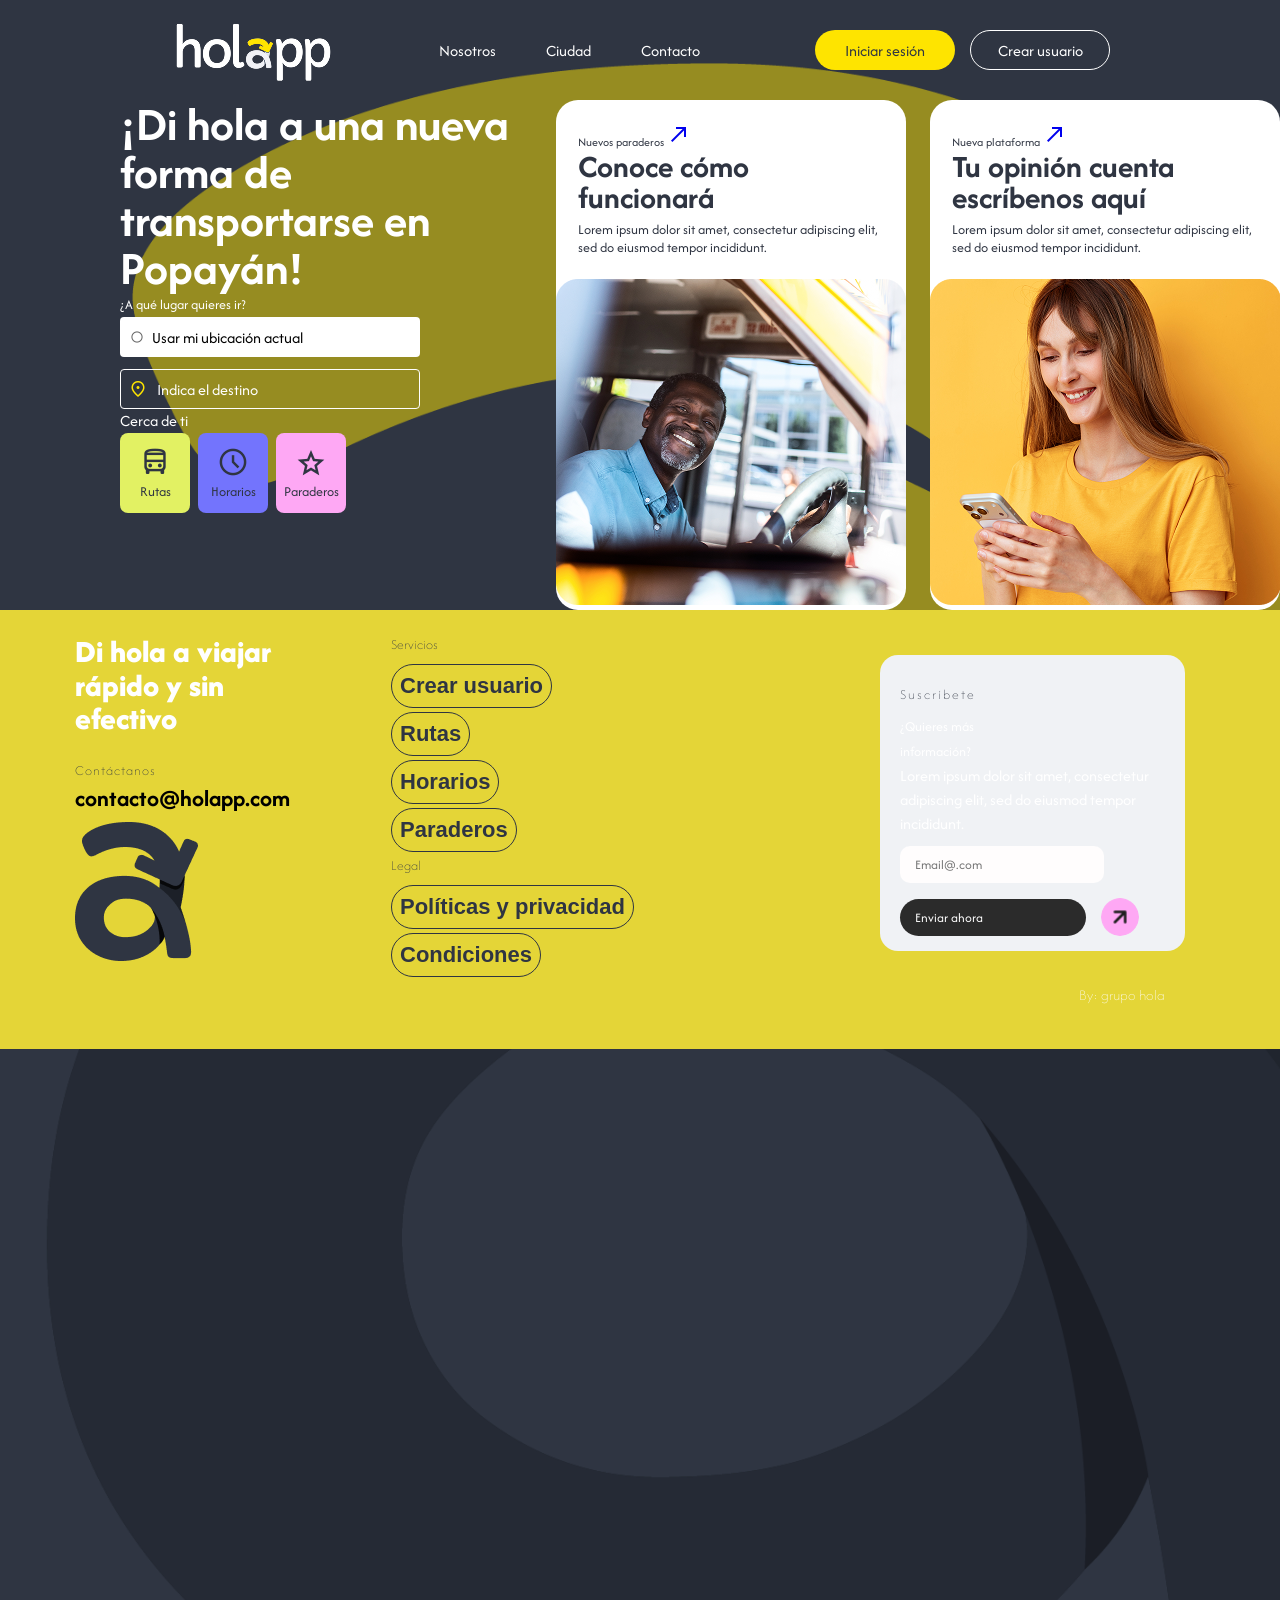
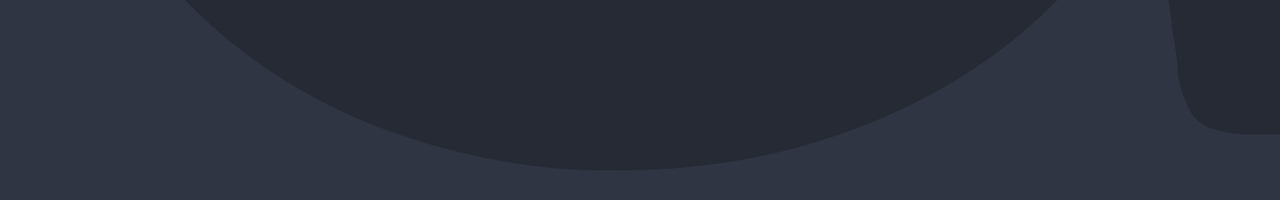
<file: index.html>
<!DOCTYPE html>
<html lang="es">
  <head>
    <meta charset="UTF-8" />
    <meta name="viewport" content="width=device-width, initial-scale=1.0" />
    <link rel="preconnect" href="https://fonts.googleapis.com" />
    <link rel="preconnect" href="https://fonts.gstatic.com" crossorigin />
    <link
      href="https://fonts.googleapis.com/css2?family=Afacad+Flux:wght@100..1000&family=Inter:ital,opsz,wght@0,14..32,100..900;1,14..32,100..900&family=Ubuntu:ital,wght@0,300;0,400;0,500;0,700;1,300;1,400;1,500;1,700&family=Work+Sans:ital,wght@0,100..900;1,100..900&display=swap"
      rel="stylesheet"
    />
    <link rel="stylesheet" href="https://fonts.googleapis.com/css2?family=Material+Symbols+Outlined:opsz,wght,FILL,GRAD@24,400,1,0" />
    <link rel="stylesheet" href="styles.css" />
    <title>Holapp</title>

  </head>
  <body>

    <!-- Encabezado -->

 <header>
    
    <!-- Logotipo holapp -->
      <div class="logo-container">
        <img src="imagenes/holaa 1.png" alt="logotipo" />
      </div>

      <!-- Navegación -->
      <nav>
        <a class="nav-link" href="#">Nosotros</a>
        <a class="nav-link" href="#">Ciudad</a>
        <a class="nav-link" href="#">Contacto</a>
      </nav>

      <!-- Botones de acción -->
      <div class="acciones-header">
        <a href="iniciar_sesion.html" class="btn-iniciar">Iniciar sesión</a>
        <a href="#" class="btn-crear">Crear usuario</a>
      </div>
    </header>  

 
<main>
 <div class="dashboard-grid">

  <!-- Búsqueda y accesos -->
  <div class="columna-busqueda">
    <h1>¡Di hola a una nueva forma de transportarse en Popayán!</h1>
    <h2>¿A qué lugar quieres ir?</h2>

    <div class="search-group">
      <!-- Input ubicación -->
      <div class="input-box light">
        <span class="material-symbols-outlined icon">circle</span>
        <input type="text" value="Usar mi ubicación actual" readonly>
      </div>

      <!-- input destino -->
      <form class="input-destination-container">
        <div class="input-wrapper">
          <span class="material-symbols-outlined icon-yellow">location_on</span>
          <input type="text" class="input-destination" placeholder="Indica el destino">
          
        </div>
      </form>
    </div>  
    

    <!-- Accesos cerca de ti -->
    <p class="quick-access-title">Cerca de ti</p>
    
    <!-- icono bus -->
    <div class="quick-access">
      <div class="action-card card-rutas">
            <span class="material-symbols-outlined">directions_bus</span>
            <span>Rutas</span>
      </div>

    <!--icono horarios-->  
      <div class="action-card card-horarios">
            <span class="material-symbols-outlined">schedule</span>
            <span>Horarios</span>
      </div>

    <!--icono paraderos-->
      <div class="action-card card-paraderos">
            <span class="material-symbols-outlined">star</span>
            <span>Paraderos</span>
      </div>
    </div>
  </div>


  <!-- Columna 2 tarjeta paraderos -->
  <div class="columna-tarjeta">
    <div class="info-card">
      <div class="card-content">
        <span class="card-badge">Nuevos paraderos</span>
        <a href="#" class="btn-arrow-top">
          <span class="material-symbols-outlined icon-arrow">north_east</span>
        </a>
        <h3>Conoce cómo funcionará</h3>
        <p class="parrafo">Lorem ipsum dolor sit amet, consectetur adipiscing elit, sed do eiusmod tempor incididunt.</p>
      </div>
      <div class="card-image">
        <img src="imagenes/conductor.png" alt="Conductor">
      </div>
    </div>
  </div>


<!-- Columna 3 tarjeta plataforma -->
  <div class="columna-tarjeta">
    <div class="info-card">
      <div class="card-content">
        <span class="card-badge">Nueva plataforma</span>
        <a href="#" class="btn-arrow-top">
          <span class="material-symbols-outlined icon-arrow">north_east</span>
        </a>
        <h3>Tu opinión cuenta escríbenos aquí</h3>
        <p class="parrafo">Lorem ipsum dolor sit amet, consectetur adipiscing elit, sed do eiusmod tempor incididunt.</p>
      </div>
      <div class="card-image">
        <img src="imagenes/persona.png" alt="Usuario movil">
      </div>
    </div>
  </div>

</div>
</main>

<footer>
    <div class="izquierda">

  <!-- parte izquierda -->
    <h1>Di hola a viajar<br>rápido y sin<br>efectivo</h1>
    <h6 class="contac">Contáctanos</h6>
    <h4>contacto@holapp.com</h4>
    <img src="./imagenes/logo.png" class="logo">
    </div>
 
     <!-- Botones de la columna del centro -->
<div class="centro">

    <h6>Servicios</h6>
    <button class="prim">Crear usuario</button>
    <button class="prim">Rutas</button>
    <button class="prim">Horarios</button>
    <button class="prim">Paraderos</button>

    <h6>Legal</h6>
    <button class="prim">Políticas y privacidad</button>
    <button class="prim">Condiciones</button>

  </div>

  <!-- parte de la tarjeta derecha -->
   <div class="derecha">
  <section>
      <h6 class="susc">Suscríbete</h6>
      <h2>¿Quieres más<br>información?</h2>
      <p>Lorem ipsum dolor sit amet, consectetur adipiscing elit, sed do eiusmod tempor incididunt.</p>
      
        
      <input type="email" class="envia" placeholder="Email@.com">
      
      <div class="parte-env">
      <button class="enviar">Enviar ahora</button>

    <img src="./imagenes/icono.png" class="icono">
      </div>
  </section>
    <p class="by">By: grupo hola</p>
    </div>
  </div>
</footer>
</body>
</html>
</file>
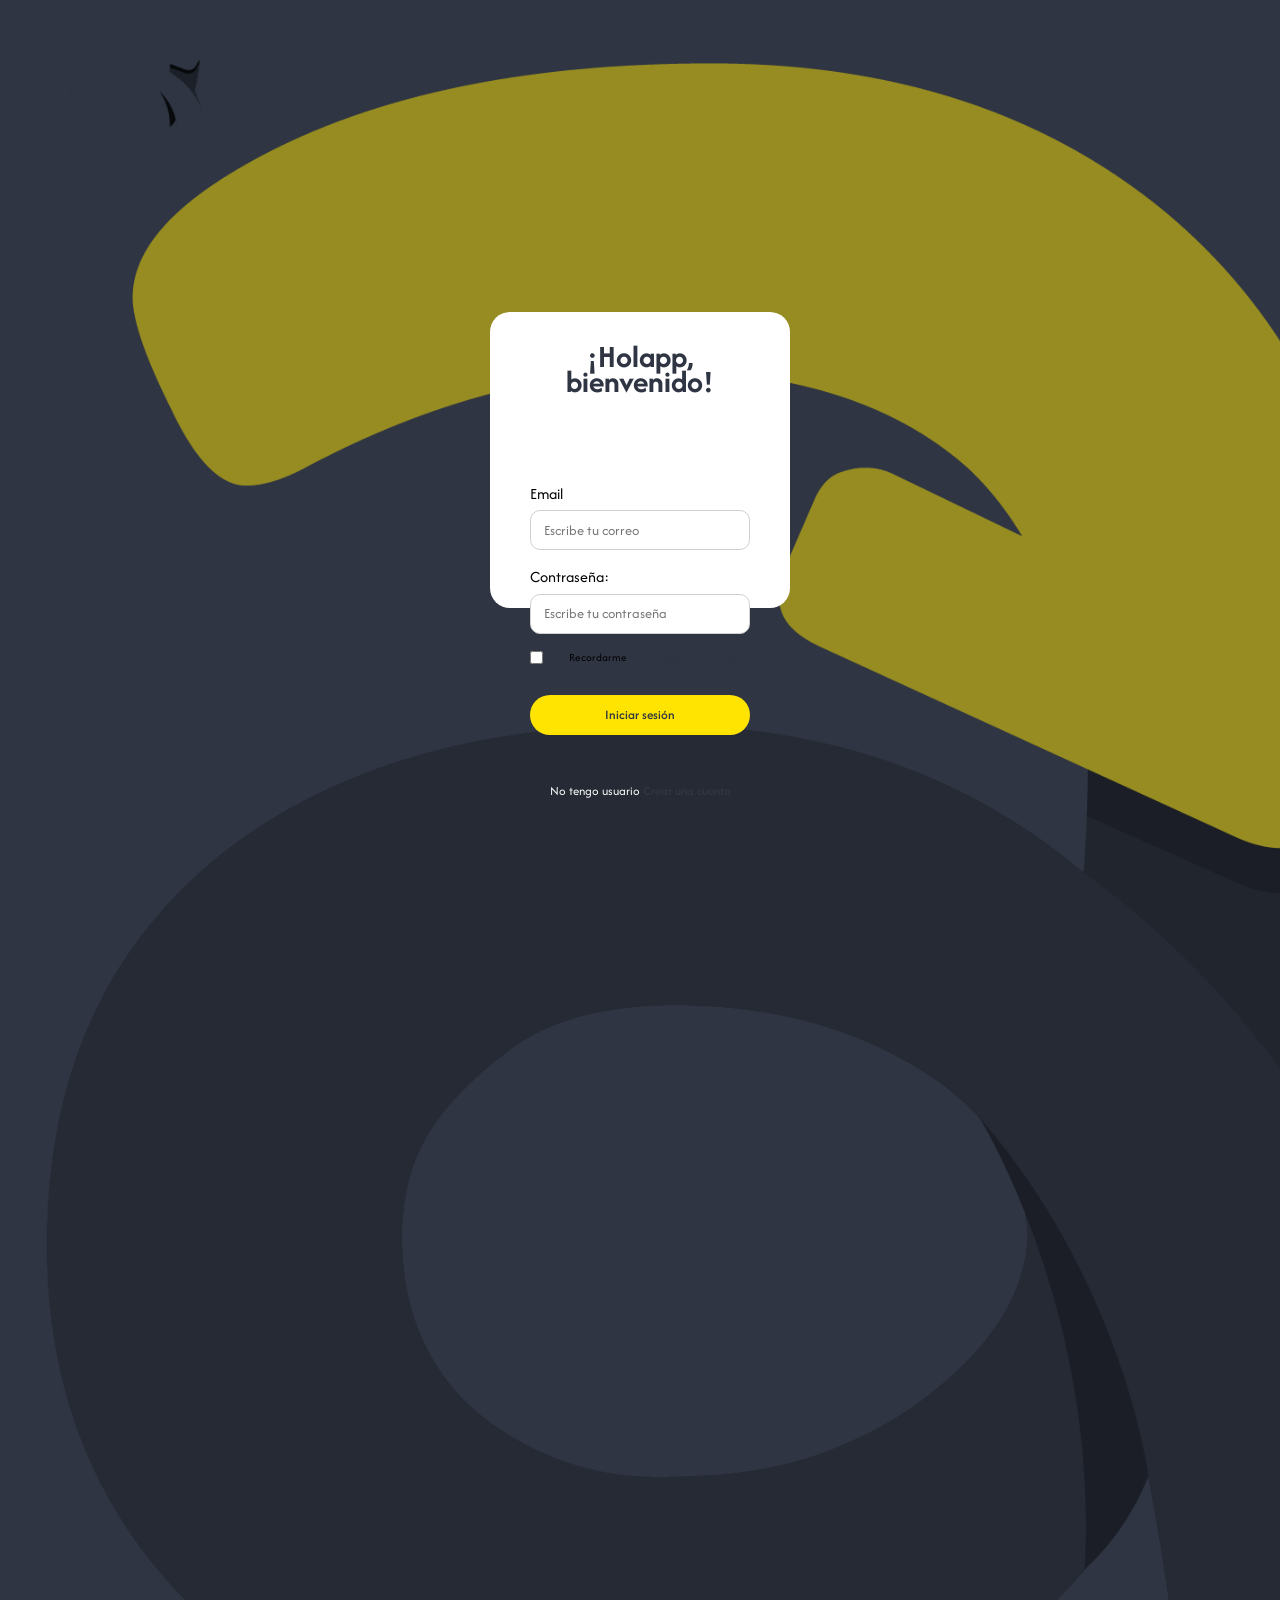
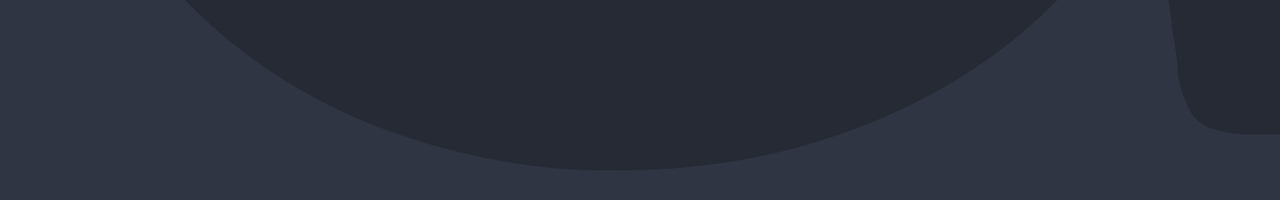
<file: iniciar_sesion.html>
<!doctype html>
<html lang="en">
  <head>
    <meta charset="UTF-8" />
    <meta name="viewport" content="width=device-width, initial-scale=1.0" />
    <link rel="preconnect" href="https://fonts.googleapis.com" />
    <link rel="preconnect" href="https://fonts.gstatic.com" crossorigin />
    <link
      href="https://fonts.googleapis.com/css2?family=Afacad+Flux:wght@100..1000&family=Inter:ital,opsz,wght@0,14..32,100..900;1,14..32,100..900&family=Ubuntu:ital,wght@0,300;0,400;0,500;0,700;1,300;1,400;1,500;1,700&family=Work+Sans:ital,wght@0,100..900;1,100..900&display=swap"
      rel="stylesheet"
    />
    <link rel="stylesheet" href="styles.css" />
    <title>Holapp-Iniciar Sesión</title>
  </head>
  <body>
    <!-- Encabezado de inicio de sesión-->
    <header>

      <!-- Isotipo -->
        <img class="isotipo" src="imagenes/logo.png" alt="isotipo" />
      
    </header>

    <main>
    <div class="main-content">
      <section class="inicio-sesion">
        <h2>¡Holapp, bienvenido!</h2>
        <p class="subtitulo">Ya tienes tu usuario, por favor ingresa tus datos.</p>

        <form class="formulario-inicio">
          <label for="email">Email</label>
          <input
            type="email"
            id="email"
            name="email"
            required
            placeholder="Escribe tu correo"
            autocomplete="email"
          />

          <label for="password">Contraseña:</label>
          <input
            type="password"
            id="password"
            name="password"
            required
            placeholder="Escribe tu contraseña"
            autocomplete="current-password"
          />

          <div class="recordarme">
            <input type="checkbox" id="remember" name="remember" />
            <label for="remember">Recordarme</label>
            

            <a href="#">Olvidé mi contraseña</a>
          </div>

          <button type="submit">Iniciar sesión</button>
          <p class="crear-cuenta">No tengo usuario <a href="#">Crear una cuenta</a></p>
        </form>
      </section>
      </div>
    </main>

  </body>
</html>
</file>
<file: styles.css>
/* Reset */
* {
  margin: 0;
  padding: 0;
  box-sizing: border-box;
}

/* Estilos generales */
body {
  background-color: #2f3542;
  margin: 0;
  padding: 0;
  font-family: "Afacad Flux", sans-serif;
  background-image: url(imagenes/fondo.png);
  background-repeat: no-repeat;
  background-size: cover;
  min-height: 200vh;
  overflow-x: hidden;
}

/* Encabezado */
header {
  height: 100px;
  background-color: transparent;
  display: flex;
  align-items: center;
  padding: 0 70px;
}

/* Logotipo holapp*/
.logo-container {
  margin-left: 100px;
  width: 169px;
  height: 71px;
}

/* Isotipo */

.isotipo {
  width: 145px;
  height: 135px;
  margin-top: 50px;
}

/* Navegación */
nav {
  display: flex;
  align-items: center;
  gap: 50px;
  margin-left: 100px;
}

.nav-link {
  color: white;
  text-decoration: none;
  font-size: 16px;
  font-weight: 400;
}

.nav-link:hover {
  color: #fee400;
}

/* Botones de acción */
.acciones-header {
  display: flex;
  align-items: center;
  gap: 15px;
  margin-left: auto;
  margin-right: 100px;
}

.btn-iniciar {
  display: flex;
  align-items: center;
  justify-content: center;
  background-color: #fee400;
  color: #2f3542;
  width: 140px;
  height: 40px;
  gap: 10px;
  padding: 8px 8px;
  border-radius: 40px;
  text-decoration: none;
  font-weight: medium;
}

.btn-iniciar:hover {
  background-color: #ffd000;
  transform: translateY(-2px);
  box-shadow: 0 4px 10px rgba(0, 0, 0, 0.2);
}

.btn-crear {
  display: flex;
  align-items: center;
  justify-content: center;
  background-color: #2f3542;
  color: white;
  border: 1px solid white;
  width: 140px;
  height: 40px;
  padding: 8px 8px;
  gap: 10px;
  border-radius: 40px;
  text-decoration: none;
  font-weight: medium;
}

.btn-crear:hover {
  background-color: white;
  color: #2f3542;
  transform: translateY(-2px);
  box-shadow: 0 4px 10px rgba(255, 255, 255, 0.2);
}

.main-content {
  display: flex;
  justify-content: center;
  align-items: center;
  padding: 2rem 1rem;
  background-color: url("imagenes/fondo.png");
  background-repeat: no-repeat;
  background-size: cover;
  min-height: 80vh;
}

.inicio-sesion {
  display: flex;
  flex-direction: column;
  background-color: #ffffff;
  max-width: 420px;
  width: 300px;
  border-radius: 20px;
  padding: 2rem 2.5rem;
}

.inicio-sesion h2 {
  font-size: 2rem;
  text-align: center;
  font-weight: bold;
  color: #2f3542;
}

.subtitulo {
  font-size: 0.85rem;
  text-align: center;
  margin: 0.5rem 0 1.5rem;
}

.formulario-inicio {
  display: flex;
  flex-direction: column;
  gap: 0.4rem;
}

.formulario-inicio input[type="email"],
.formulario-inicio input[type="password"] {
  width: 100%;
  padding: 0.6rem 0.8rem;
  border: 1px solid #d0d0d0;
  border-radius: 10px;
  font-family: inherit;
  font-size: 0.9rem;
  margin-bottom: 0.6rem;
}

.recordarme {
  display: flex;
  justify-content: space-between;
  align-items: center;
  font-size: 0.7rem;
}

.recordarme label {
  display: flex;
  align-items: center;
  gap: 0.3rem;
}

.recordarme a,
.crear-cuenta a {
  color: #2f3542;
  text-decoration: none;
}

.formulario-inicio button {
  margin-top: 1.5rem;
  width: 100%;
  padding: 0.7rem;
  border: none;
  border-radius: 40px;
  background-color: #fee400;
  color: #2f3542;
  font-family: inherit;
  font-weight: 500;
  cursor: pointer;
}

.formulario-inicio button:hover {
  background-color: #ffd000;
}

.crear-cuenta {
  margin-top: 2.5rem;
  text-align: center;
  font-size: 0.8rem;
}

.crear-cuenta a {
  font-weight: 700;
}

.dashboard-grid {
  display: grid;
  /* 3 columnas*/
  grid-template-columns: 1.2fr 1fr 1fr;
  gap: 24px; /* Espacio de separación entre las columnas */
  max-width: 1200px;
  margin-left: 120px;
  align-items: start; /* Alinea el contenido arriba */
}

h1 {
  color: #ffffff;
  font-size: 48px;
  line-height: 1;
}

h2 {
  color: #ffffff;
  font-size: 14px;
  font-weight: 400;
}

.input-box.light {
  position: relative;
  display: inline-flex;
  align-items: center;
}

.input-box.light input {
  font-family: "Afacad Flux", sans-serif;
  border-radius: 4px;
  width: 300px;
  height: 40px;
  font-size: 16px;
  border: none;
  padding-left: 32px;
  box-sizing: border-box;
}

/*icono circulo*/
.input-box.light .icon {
  position: absolute;
  left: 10px;
  color: #666;
  pointer-events: none;
  font-size: 14px;
}

/*segundo input*/

.input-wrapper {
  position: relative;
  display: inline-block;
  width: 300px;
  margin-top: 12px;
}

.input-destination {
  border: 1px solid #ffffff;
  background: transparent;
  color: #ffffff;
  width: 100%;
  height: 40px;
  font-size: 16px;
  font-family: "Afacad Flux", sans-serif;
  border-radius: 4px;
  box-sizing: border-box;
  padding-left: 36px;
}

.icon-yellow {
  position: absolute;
  left: 8px;
  top: 50%;
  transform: translateY(-50%);
  color: #fee400;
  font-size: 20px;
  pointer-events: none;
}

/* Color del placeholder */
.input-destination::placeholder {
  color: #ffffff;
}

p {
  color: #ffffff;
  font-size: 16px;
  line-height: 1.5;
}

.quick-access {
  display: flex;
  gap: 8px;
}

.action-card {
  width: 70px;
  height: 80px;
  border-radius: 8px;
  display: flex;
  flex-direction: column;
  align-items: center;
  justify-content: center;
  font-family: "Afacad Flux", sans-serif;
  font-size: 14px;
}

.card-rutas {
  background-color: #e2f163;
  color: #2f3542;
}

.card-horarios {
  background-color: #7374fd;
  color: #2f3542;
}

.card-paraderos {
  background-color: #fea8f4;
  color: #2f3542;
}

.action-card .material-symbols-outlined {
  font-size: 32px;
  margin-bottom: 4px;
}

/* tarjetas */

columna-tarjeta {
  padding-top: 40px;
  gap: 4px;
}

.info-card {
  background-color: #ffffff;
  border-radius: 22px;
  padding: 0px;
  display: flex;
  flex-direction: column;
  align-items: right;
  justify-content: left;
  text-align: left;
  width: 350px;
}

.card-content {
  padding: 22px 22px 14px 22px;
  position: relative;
}

.card-badge {
  font-family: "Afacad Flux", sans-serif;
  font-size: 12px;
  color: #2f3542;
  margin-bottom: 6px;
}

h3 {
  font-family: "Afacad Flux", sans-serif;
  font-size: 32px;
  color: #2f3542;
  margin-top: 0px;
  line-height: 31px;
  margin-bottom: 8px;
}

.parrafo {
  font-family: "Afacad Flux", sans-serif;
  font-size: 14px;
  line-height: 18px;
  color: #2f3542;
  margin-top: 8px;
  margin-bottom: 8px;
}
footer{
  background-color: #e4d537;
  display: flex;
  align-items: flex-start;
  justify-content: space-between;
  padding: 25px 75px 20px 75px;

}

/*IZQUIERDA */
.izquierda{
    width:20%; /* marco de la pagina de la derecha*/
}

.izquierda h1{
  font-size: 32px;
  font-weight: 800;
  line-height: 1.05;
  margin-bottom: 25px;
}
.contac{
    letter-spacing:1px;
    font-size: 14px;
    margin-bottom: 2px;
}
.izquierda h4{
    font-size: 24px;
    font-weight: 700;
    margin-bottom: 8px;
}


.logo{
  width: 123px;
  height: 139px;
  display: block;
  margin-top: 5px;
  
}

/* CENTRO */
.centro{
width: 30%;
  display: flex;
  flex-direction: column;
  align-items: flex-start;
}

/* TEXTOS PEQUEÑOS */
h6{
  font-size: 14px;
  font-weight: lighter;
  color: #2f3542;
  margin-bottom: 10px;

}

.prim{
    border-radius: 40px;
    background-color: #e4d537;
    display: inline-block;
    color: #2f3542;
    text-decoration: none;
    font-size: 22px;
    font-weight: 700;
    border: 1px solid #2f3542;
    padding: 8px 8px;
    margin-bottom: 4px;
}

/* BOTONES Hover*/
.prim:hover {
    background-color: #2f3542;
    color: #e4d537;
}

/* DERECHA */
section{
  background: #F0F2F5;
  border-radius: 18px;
  padding: 20px 20px;
  width: 305px;
  height: 296px;
  gap: 8px;
  }

.derecha {
  display: flex;
  flex-direction: column;
  align-items: flex-end;   
  margin-left: 40px;  
  padding: 20px;
  gap: 8px;     
}

.susc{
    margin-top: 10px;
    letter-spacing: 2px;
}

h2{
    line-height: 25px;
}

.p{
    font-family: 'afacad flux';
   }

.enviar {
  display: inline-flex;
  width: 70%;
  background: #2B2B2B;
  color: white;
  border: none;
  border-radius: 20px;
  padding: 10px 15px;
  margin-top: 0;
  justify-content: space-between;
  align-items: center;
  cursor: pointer;
  font-family: 'afacad flux';

   }

 .enviar:hover {
    transform: scale(1.04);
   }

.envia {
  display: inline-flex;
  width: 77%;
  background: #fffdfd;
  color: rgb(0, 0, 0);
  border: none;
  border-radius: 10px;
  padding: 10px 15px;
  margin-top: 0;
  justify-content: space-between;
  align-items: center;
  cursor: pointer;
  font-family: 'afacad flux';
  margin-bottom: 15px;
  margin-top: 10px;
}
.envia:hover {
    transform: scale(1.04);
   }



.parte-env {
    display: flex;
    align-items: center;
    gap: 15px;
    width: 100%;
}

.icono {
    width: 38px;
    height: 38px;
    border-radius: 50%;
    display: flex;
    margin: 0;
    

}

.by{    
  font-size: 15px;
  text-align: right;
  margin-top: 25px;
  margin-right: 20px;
  position: relative;
  font-weight: lighter;
  width: 108px;
  height:25px;
}
</file>
